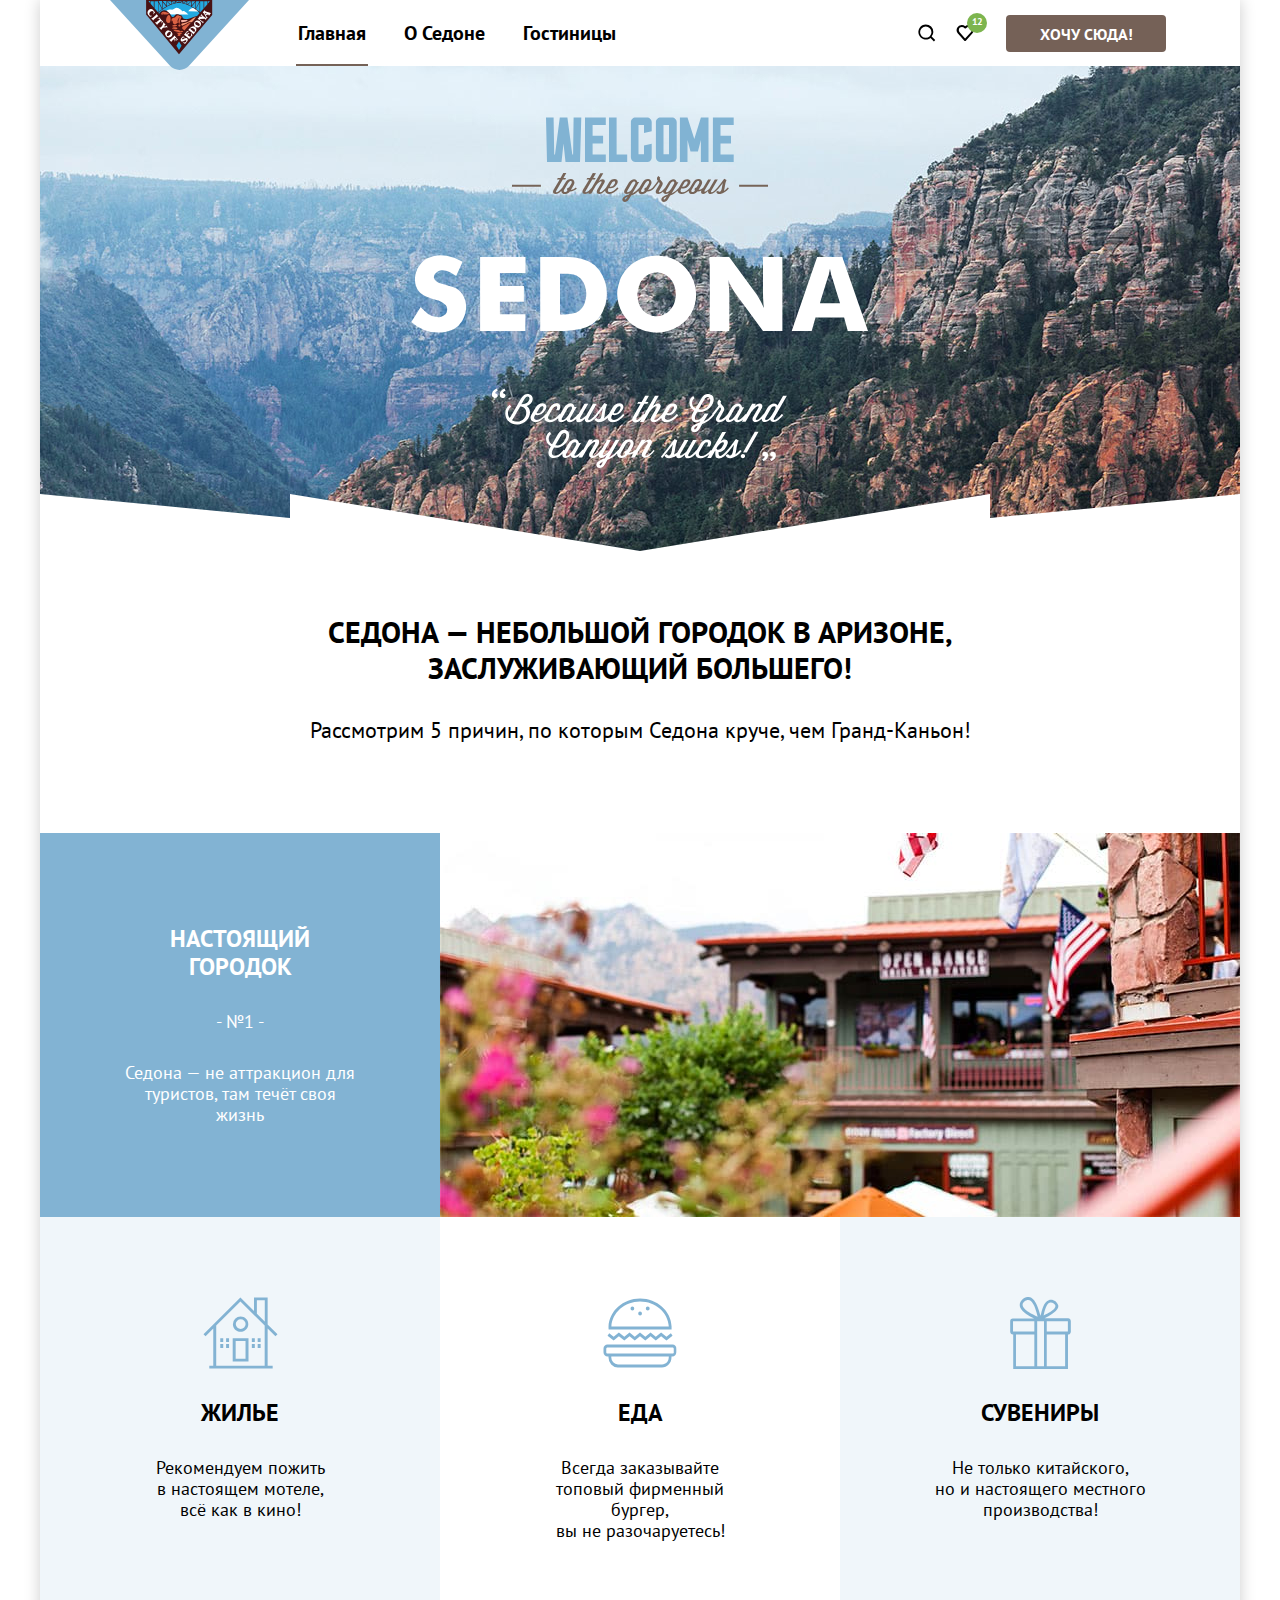
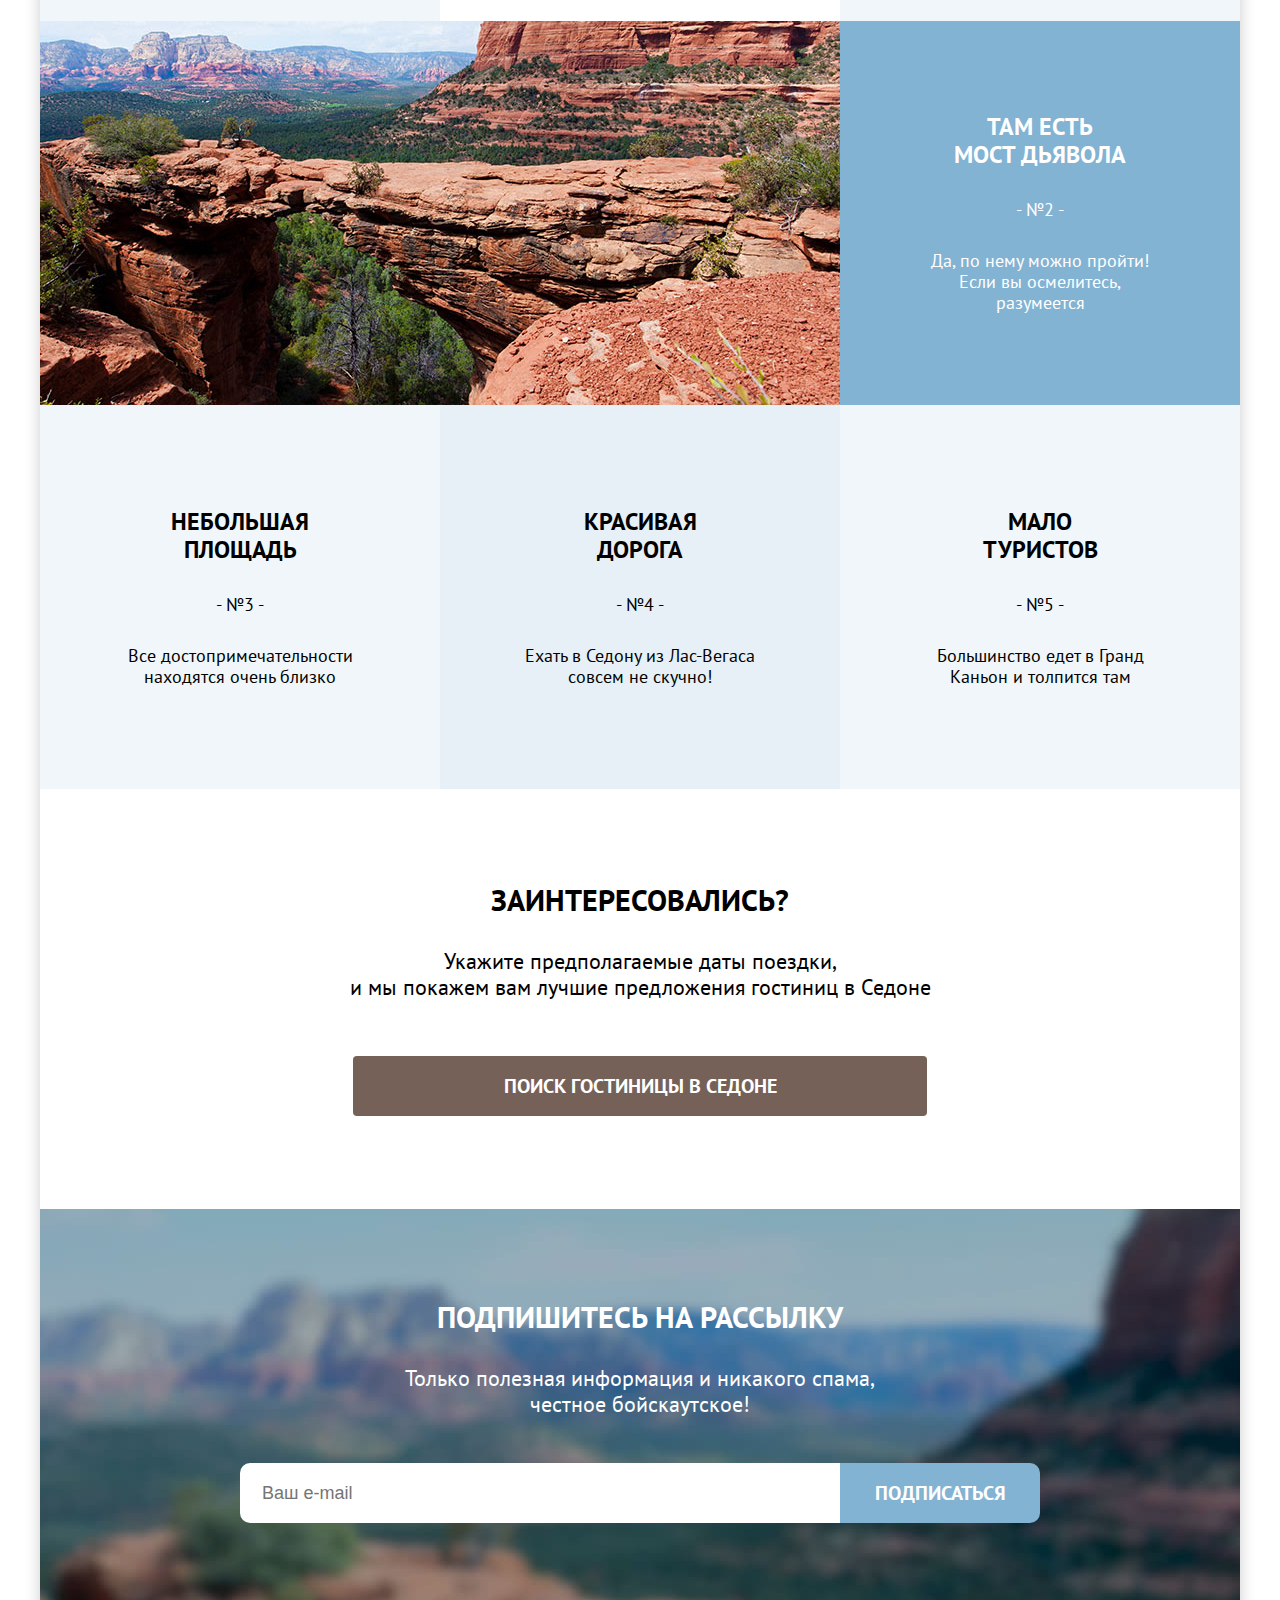
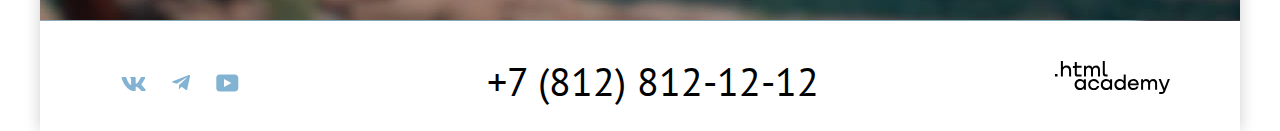
<file: index.html>
<!DOCTYPE html>
<html lang="ru">

<head>
  <meta charset="utf-8">
  <title>HTML Academy: Седона</title>
  <link rel="stylesheet" href="styles/styles.css">
  <link rel="icon" href="favicon.ico">
  <link rel="icon" type="image/png" href="images/favicon.png">
</head>

<body>
  <div class="page-container">
    <header class="page-header">
      <nav class="navigation">
        <a class="navigation-logo" href="index.html">
          <img class="page-header-logo" alt="Логотип гостиницы «Седона»." src="./images/logo.svg" width="139"
            height="70">
        </a>
        <ul class="navigation-list">
          <li class="navigation-item">
            <a class="navigation-link navigation-link-active" href="index.html">Главная</a>
          </li>
          <li class="navigation-item">
            <a class="navigation-link" href="#advantages">О Седоне</a>
          </li>
          <li class="navigation-item">
            <a class="navigation-link" href="catalog.html">Гостиницы</a>
          </li>
        </ul>
        <ul class="navigation-list navigation-user">
          <li class="navigation-item">
            <a class="navigation-link navigation-search" href="#">
              <span class="visually-hidden">Поиск по сайту</span>
            </a>
          </li>
          <li class="navigation-item">
            <a class="navigation-link navigation-favorite" href="#">
              <span class="visually-hidden">Избранное</span>
            </a>
          </li>
          <li class="navigation-item">
            <a class="navigation-link navigation-search-hotel" href="#search">Хочу сюда!
            </a>
          </li>
        </ul>
      </nav>
    </header>
    <main class="main-container">
      <div class="sedona-info">
        <h1 class="main-header visually-hidden">Седона</h1>
        <img class="index-background divider" src="./images/welcome.svg" width="458" height="352"
          alt="Welcome to the gorgeous SEDONA">
      </div>
      <section class="advantages" id="advantages">
        <div class="advantages-main-information">
          <h2 class="advantages-info">Седона — небольшой городок в Аризоне,<br> заслуживающий большего!</h2>
          <p class="advantages-description-info">Рассмотрим 5 причин, по которым Седона круче, чем Гранд-Каньон!</p>
        </div>
        <ol class="advantages-list">
          <li class="advantages-item">
            <div class="advantages-block">
              <div class="advantages-item-block color-white">
                <h3 class="advantages-title">Настоящий городок</h3>
                <p class="advantages-number">- №1 -</p>
                <p class="advantages-description">Седона — не аттракцион для туристов, там течёт своя жизнь</p>
              </div>
              <img src="./images/street-of-sedona.jpg" width="800" height="384" alt="Главная улица города">
            </div>
            <h3 class="visually-hidden">Преимущества города</h3>
            <ul class="advantages-city-list">
              <li class="advantages-item-block advantages-housing background-light-blue">
                <h4 class="advantages-title">Жилье</h4>
                <p class="advantages-description">Рекомендуем пожить<br>в настоящем мотеле, </p>
                <p class="advantages-description">всё как в кино!</p>
              </li>
              <li class="advantages-item-block advantages-food">
                <h4 class="advantages-title">Еда</h4>
                <p class="advantages-description">Всегда заказывайте<br>топовый фирменный бургер,</p>
                <p class="advantages-description">вы не разочаруетесь!
                </p>
              </li>
              <li class="advantages-item-block advantages-present background-light-blue">
                <h4 class="advantages-title">Сувениры</h4>
                <p class="advantages-description">Не только китайского,<br>но и настоящего местного производства!</p>
              </li>
            </ul>
          </li>
          <li class="advantages-item">
            <div class="advantages-block">
              <img src="./images/bridge-of-devil.jpg" width="800" height="384" alt="Каньон 'Мост дьявола'">
              <div class="advantages-item-block color-white">
                <h3 class="advantages-title">Там есть<br>мост дьявола</h3>
                <p class="advantages-number color-white">- №2 -</p>
                <p class="advantages-description color-white">Да, по нему можно пройти!<br>Если вы осмелитесь,
                  разумеется
                </p>
              </div>
            </div>
          </li>
          <li class="advantages-item background-light-blue">
            <div class="advantages-item-block">
              <h3 class="advantages-title">Небольшая площадь</h3>
              <p class="advantages-number">- №3 -</p>
              <p class="advantages-description">Все достопримечательности<br>находятся очень близко</p>
            </div>
          </li>
          <li class="advantages-item background-blue">
            <div class="advantages-item-block">
              <h3 class="advantages-title">Красивая<br>дорога</h3>
              <p class="advantages-number">- №4 -</p>
              <p class="advantages-description">Ехать в Седону из Лас-Вегаса<br>совсем не скучно!</p>
            </div>
          </li>
          <li class="advantages-item background-light-blue">
            <div class="advantages-item-block">
              <h3 class="advantages-title">Мало<br>туристов</h3>
              <p class="advantages-number">- №5 -</p>
              <p class="advantages-description">Большинство едет в Гранд<br>Каньон и толпится там</p>
            </div>
          </li>
        </ol>
      </section>
      <section class="search" id="search">
        <h2 class="search-title">Заинтересовались?</h2>
        <p class="search-description">Укажите предполагаемые даты поездки,<br>и мы покажем вам лучшие предложения
          гостиниц в Седоне</p>
        <button class="button button-search button-brown" type="submit">Поиск гостиницы в Седоне</button>
      </section>
      <section class="newsletter-index">
        <h2 class="newsletter-title">Подпишитесь на рассылку</h2>
        <p class="newsletter-description">Только полезная информация и никакого спама,<br>честное бойскаутское!</p>
        <form class="newsletter-form" action="https://echo.htmlacademy.ru/" method="post">
          <label class="visually-hidden" for="newsletter-email">Адрес электронной почты</label>
          <input class="field" placeholder="Ваш e-mail" type="email" name="newsletter-email" id="newsletter-email"
            required>
          <button class="button newsletter-button button-blue" type="submit">Подписаться</button>
        </form>
      </section>
    </main>
    <footer class="page-footer">
      <div class="page-footer-container">
        <section class="footer-social">
          <h2 class="visually-hidden">Социальные сети</h2>
          <ul class="footer-list">
            <li class="footer-social-item">
              <a class="footer-social-link" href="https://vk.com/htmlacademy">
                <svg class="link-vk" width="25" height="14" role="img" aria-label="vkontakte" viewBox="0 0 25 14"
                  fill="currentcolor" xmlns="http://www.w3.org/2000/svg">
                  <path fill-rule="evenodd" clip-rule="evenodd"
                    d="M24.1 1c.2-.6 0-1-.8-1h-2.6c-.7 0-1 .3-1.1.7 0 0-1.4 3.2-3.3 5.3-.6.6-.9.8-1.2.8-.2 0-.4-.2-.4-.7V.9c0-.6-.2-.9-.8-.9h-4c-.5 0-.8.3-.8.6 0 .6 1 .8 1 2.5V7c0 .8 0 1-.4 1-.9 0-3-3.2-4.3-6.9-.3-.7-.5-1-1.2-1H1.6C.8 0 .6.3.6.7c0 .7 1 4.1 4.2 8.6 2.2 3 5.2 4.7 8 4.7 1.7 0 1.9-.4 1.9-1v-2.3c0-.8.2-.9.7-.9.4 0 1 .2 2.6 1.7 1.8 1.7 2 2.5 3 2.5h2.7c.7 0 1.1-.4 1-1.1-.3-.7-1.2-1.8-2.3-3L20.6 8c-.4-.5-.3-.7 0-1.1 0 0 3.2-4.4 3.5-6Z" />
                </svg>
              </a>
            </li>
            <li class="footer-social-item">
              <a class="footer-social-link" href="https://t.me/htmlacademy">
                <svg class="link-tme" width="18" height="16" role="img" aria-label="telegram" viewBox="0 0 18 16"
                  fill="currentcolor" xmlns="http://www.w3.org/2000/svg">
                  <path
                    d="M16.8.1.8 6.2c-1 .5-1 1-.2 1.4l4.1 1.2 9.5-6c.5-.2.9 0 .5.2l-7.6 7-.3 4.2c.4 0 .6-.2.8-.4l2-2 4.1 3c.8.5 1.3.3 1.5-.6L18 1.4c.3-1.1-.4-1.6-1.1-1.3Z" />
                </svg>
              </a>
            </li>
            <li class="footer-social-item">
              <a class="footer-social-link" href="https://youtube.com/user/htmlacademyru">
                <svg class="link-youtube" width="23" height="18" role="img" aria-label="youtube" viewBox="0 0 23 18"
                  fill="currentcolor" xmlns="http://www.w3.org/2000/svg">
                  <path
                    d="M19 .5H3.4C1.6.5.3 2.1.3 3.9v10c0 2 1.3 3.6 3.2 3.6h15.7c1.6 0 3.1-1.6 3.1-3.4V3.9C22.1 2.1 20.8.5 19 .5ZM8 13V5l7.3 4L8 13Z" />
                </svg>
              </a>
            </li>
          </ul>
        </section>
        <section class="footer-contacts">
          <h2 class="visually-hidden">Контакты</h2>
          <address class="footer-address">
            <a class="footer-phone" href="tel:+78128121212">+7 (812) 812-12-12</a>
          </address>
        </section>
        <section class="footer-developer">
          <h2 class="visually-hidden">Разработчик сайта</h2>
          <a class="footer-link" href="https://htmlacademy.ru/">
            <svg width="115" height="33" role="img" aria-label="HTML-academy" viewBox="0 0 115 33" fill="currentcolor"
              xmlns="http://www.w3.org/2000/svg">
              <path
                d="M0 12.9v2.6h2.5v-2.6H0ZM11.6 4.5c-1.6 0-2.8.7-3.6 1.7h-.1V0h-2v15.5h2v-5.3c0-2.1 1.3-3.6 3.3-3.6 1.8 0 2.9 1.4 2.9 3.2v5.7h2V9.4c.1-3-1.8-4.9-4.5-4.9ZM26.6 4.8h-4.8V1.1h-2v3.8h-1.9v2h1.9v6c0 1.7 1 2.7 2.7 2.7h4.1v-2h-3.7c-.7 0-1.1-.4-1.1-1.1V6.8h4.8v-2ZM41.1 4.6c-1.6 0-2.9.8-3.5 2.1h-.1a3.7 3.7 0 0 0-3.4-2.1c-1.4 0-2.5.8-3.1 1.8h-.1V4.8H29v10.6h2V10c0-2 1-3.5 2.6-3.5 1.5 0 2.4 1 2.4 2.6v6.3h2V9.8c0-2.4 1.4-3.3 2.6-3.3 1.5 0 2.4 1 2.4 2.6v6.3h2V8.9c.1-2.5-1.4-4.3-3.9-4.3ZM47.8 12.7c0 1.7 1 2.7 2.8 2.7h2v-2h-1.7c-.7 0-1.1-.4-1.1-1.1V0h-2v12.7ZM28.9 19.7a4.9 4.9 0 0 0-3.9-1.8c-3.1 0-5.4 2.3-5.4 5.6s2.3 5.6 5.4 5.6c1.8 0 3-.8 3.8-1.9h.1v1.6h2V18.2h-2v1.5Zm-3.6 7.4a3.5 3.5 0 0 1-3.6-3.6c0-2 1.4-3.6 3.6-3.6s3.6 1.6 3.6 3.6c0 1.9-1.4 3.6-3.6 3.6ZM44.2 22c-.5-2.4-2.6-4.1-5.4-4.1a5.4 5.4 0 0 0-5.6 5.6c0 3.1 2.2 5.6 5.6 5.6 2.8 0 4.9-1.8 5.4-4.2h-2.1a3.4 3.4 0 0 1-3.3 2.3 3.5 3.5 0 0 1-3.6-3.6c0-2 1.4-3.6 3.6-3.6 1.6 0 2.8 1 3.3 2.2h2.1V22ZM55.1 19.7a4.9 4.9 0 0 0-3.9-1.8c-3.1 0-5.4 2.3-5.4 5.6s2.3 5.6 5.4 5.6c1.8 0 3-.8 3.8-1.9h.1v1.6h2V18.2h-2v1.5Zm-3.6 7.4a3.5 3.5 0 0 1-3.6-3.6c0-2 1.4-3.6 3.6-3.6s3.6 1.6 3.6 3.6c0 1.9-1.5 3.6-3.6 3.6ZM68.7 19.8a5 5 0 0 0-3.9-1.9c-3.1 0-5.4 2.3-5.4 5.6s2.2 5.6 5.4 5.6c1.7 0 3-.8 3.8-1.8h.1v1.5h2V13.4h-2v6.4Zm-3.6 7.3a3.5 3.5 0 0 1-3.6-3.6c0-2 1.4-3.6 3.6-3.6s3.6 1.6 3.6 3.6c-.1 2-1.5 3.6-3.6 3.6ZM78.3 17.9a5.4 5.4 0 0 0-5.5 5.6c0 3 2.1 5.6 5.5 5.6 2.5 0 4.5-1.3 5.2-3.6h-2.1c-.5 1-1.6 1.6-3 1.6-1.9 0-3.3-1.3-3.4-2.9h8.8c.2-3.6-2-6.3-5.5-6.3Zm0 1.9c1.7 0 3 1 3.3 2.6h-6.5a3.2 3.2 0 0 1 3.2-2.6ZM98.2 17.9a4 4 0 0 0-3.6 2h-.1c-.6-1.2-1.8-2-3.4-2-1.4 0-2.5.7-3.1 1.8v-1.5h-1.9v10.6h2v-5.4c0-2 1-3.4 2.6-3.5 1.5 0 2.4 1 2.4 2.6v6.3h2v-5.6c0-2.4 1.4-3.3 2.6-3.3 1.5 0 2.4 1 2.4 2.6v6.3h2v-6.5c.1-2.6-1.4-4.4-3.9-4.4ZM109.4 27l-3.6-8.9h-2.2l4.8 11.6c-.3.9-.7 1.2-1.7 1.2h-2.5v2h2.5c1.8 0 2.8-.8 3.5-2.6l4.7-12.2h-2.1l-3.4 8.9Z" />
            </svg>
          </a>
        </section>
      </div>
    </footer>
  </div>
  <div class="modal-container modal-container-close">
    <section class="modal-content">
      <button class="button visually-hidden" type="button">
        <span class="visually-hidden">Закрыть</span>
      </button>
      <svg class="modal-close-button" width="13" height="13" viewBox="0 0 13 13" fill="currentcolor"
        xmlns="http://www.w3.org/2000/svg">
        <path d="M13 1.2 11.8 0 6.5 5.3 1.2 0 0 1.2l5.3 5.3L0 11.8 1.2 13l5.3-5.3 5.3 5.3 1.2-1.2-5.3-5.3L13 1.2Z" />
      </svg>

      <h2 class="modal-title">Поиск гостиницы в Седоне</h2>
      <form class="modal-search-form" action="https://echo.htmlacademy.ru/" method="post">
        <p class="modal-group">
          <label class="modal-label-field" for="date-begin">Дата Заезда:</label>
          <input class="modal-form-field" type="text" id="date-begin" name="date-begin" placeholder="dd.mm.yyyy"
            required>
          <span class="back-date-attention">Мы не можем отправить вас в прошлое.</span>
        </p>
        <p class="modal-group">
          <label class="modal-label-field" for="date-end">Дата Выезда:</label>
          <input class="modal-form-field" type="text" id="date-end" name="date-end" placeholder="dd.mm.yyyy" required>
          <span class="extra-information">На эти даты есть свободные номера. Пока есть.</span>
        </p>
        <div class="modal-group group-people">
          <label class="modal-label-field" for="count-adults">Взрослые:</label>
          <div class="button-count-adult">
            <button class="button-minus visually-hidden" type="button">Уменьшить количество
            </button>
            <svg class="img-modal-minus" width="13" height="1" viewBox="0 0 13 1" fill="currentcolor"
              xmlns="http://www.w3.org/2000/svg">
              <path d="M0 0v1h13V0H0Z" />
            </svg>
            <input class="visually-hidden modal-form-input" type="number" value="2" name="count-adults"
              id="count-adults" required>
            <span class="count-adults">2</span>
            <button class="button-plus visually-hidden" type="button">Увеличить количество
            </button>
            <svg class="img-modal-plus" width="13" height="13" viewBox="0 0 13 13" fill="currentcolor"
              xmlns="http://www.w3.org/2000/svg">
              <path d="M13 6H7V0H6v6H0v1h6v6h1V7h6V6Z" />
            </svg>
          </div>
          <span class="form-label-tooltip">
            <label class="modal-label-field" for="count-children">Дети:</label>
            <span class="tooltip">
              <button class="tooltip-toggle" type="button" aria-labelledby="tooltip-label">
                <svg class="tooltip-icon" width="1" height="9" role="img" aria-label="Дополнительная информация"
                  viewBox="0 0 1 9" fill="currentcolor" xmlns="http://www.w3.org/2000/svg">
                  <g clip-path="url(#a)">
                    <path d="M0 9h1V3H0v6ZM1 0H0v1h1V0Z" />
                  </g>
                  <defs>
                    <clipPath id="a">
                      <path d="M0 0h1v9H0z" />
                    </clipPath>
                  </defs>
                </svg>
              </button>
              <span class="tooltip-text" role="tooltip" id="tooltip-label">
                Укажите количество детей, которые будут с вами, возраст которых от 6 до 18 лет. Дети до 6 лет
                размещаются бесплатно.</span>
            </span>
          </span>
          <div class="button-count-children">

            <button class="button-minus visually-hidden" type="button">Уменьшить количество
            </button>
            <svg class="img-modal-minus" width="13" height="1" viewBox="0 0 13 1" fill="currentcolor"
              xmlns="http://www.w3.org/2000/svg">
              <path d="M0 0v1h13V0H0Z" />
            </svg>
            <input class="visually-hidden modal-form-input" id="count-children" type="number" value="1"
              name="count-children">
            <span class="count-children">1</span>
            <button class="button-plus visually-hidden" type="button">Увеличить количество
            </button>
            <svg class="img-modal-plus" width="13" height="13" viewBox="0 0 13 13" fill="currentcolor"
              xmlns="http://www.w3.org/2000/svg">
              <path d="M13 6H7V0H6v6H0v1h6v6h1V7h6V6Z" />
            </svg>
          </div>
        </div>
        <button class="button modal-form-button button-blue" type="submit">Найти</button>
      </form>
    </section>
  </div>
</body>

</html>
</file>
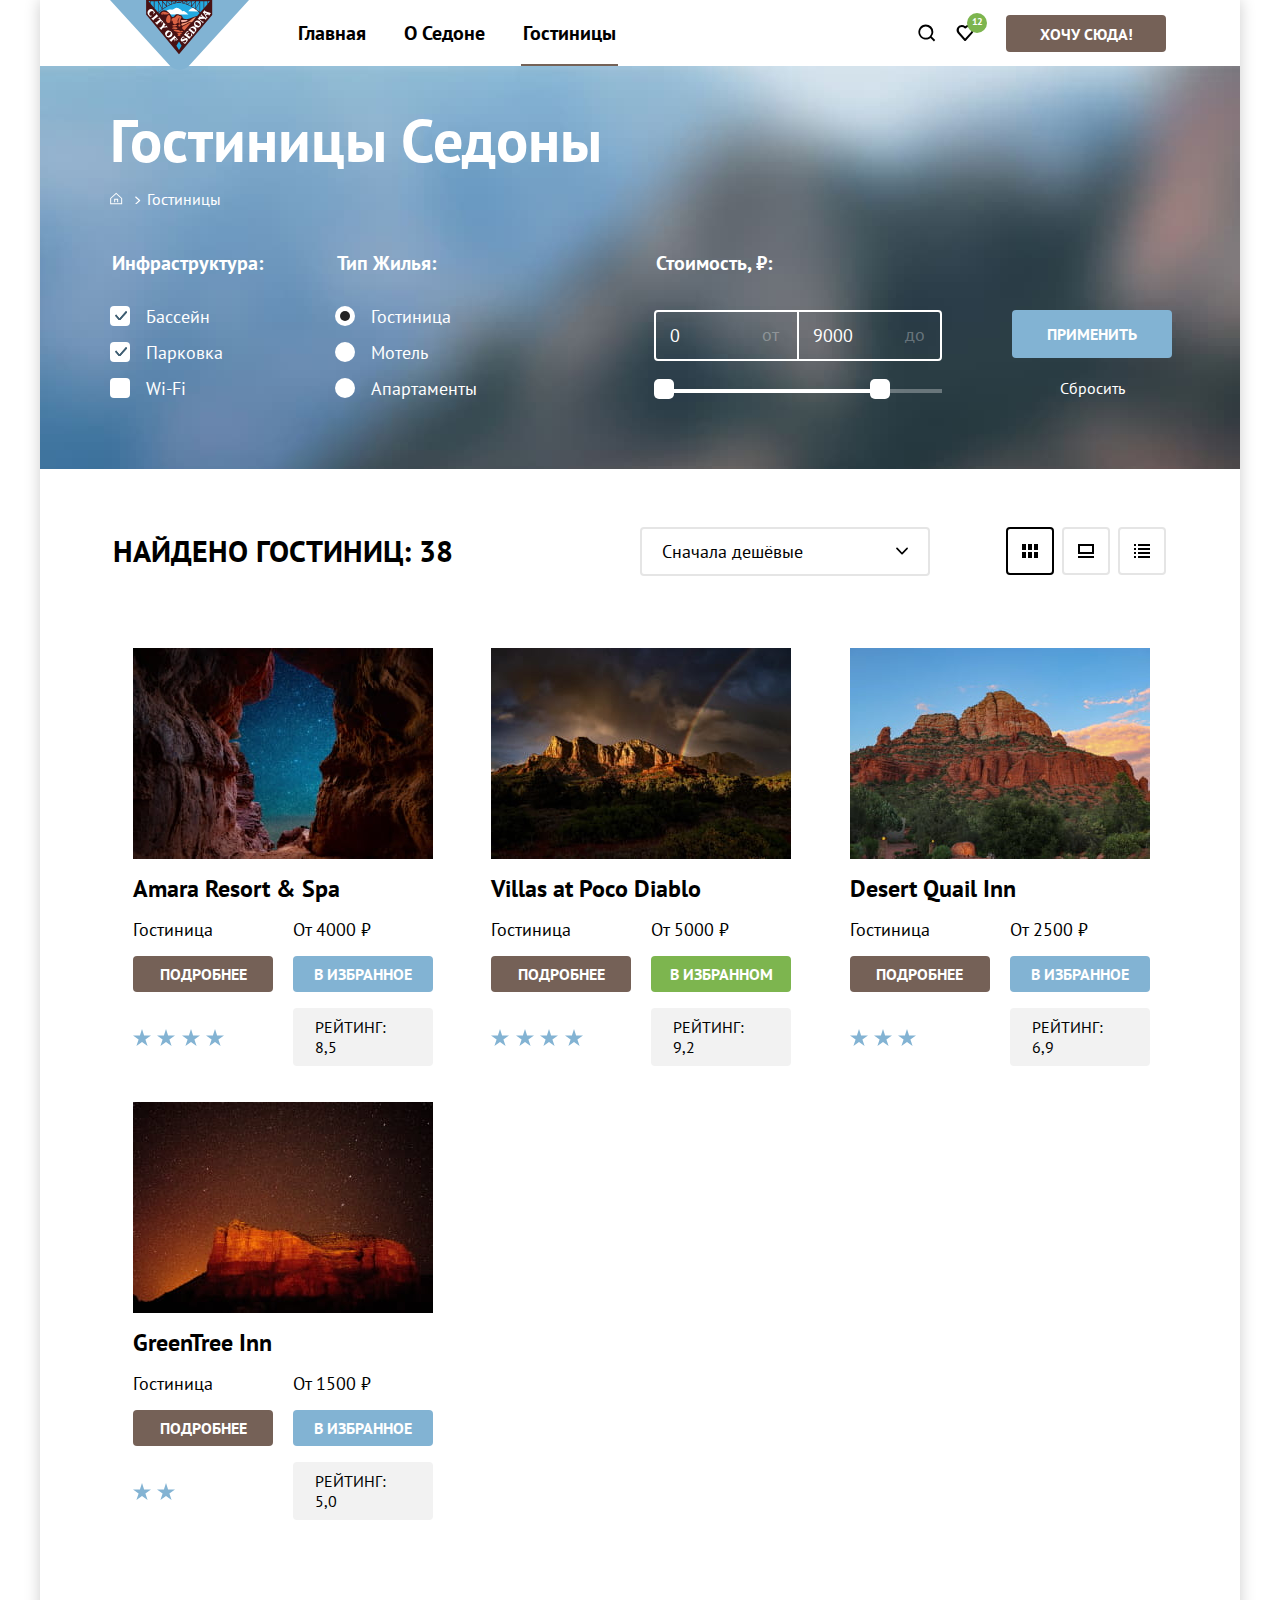
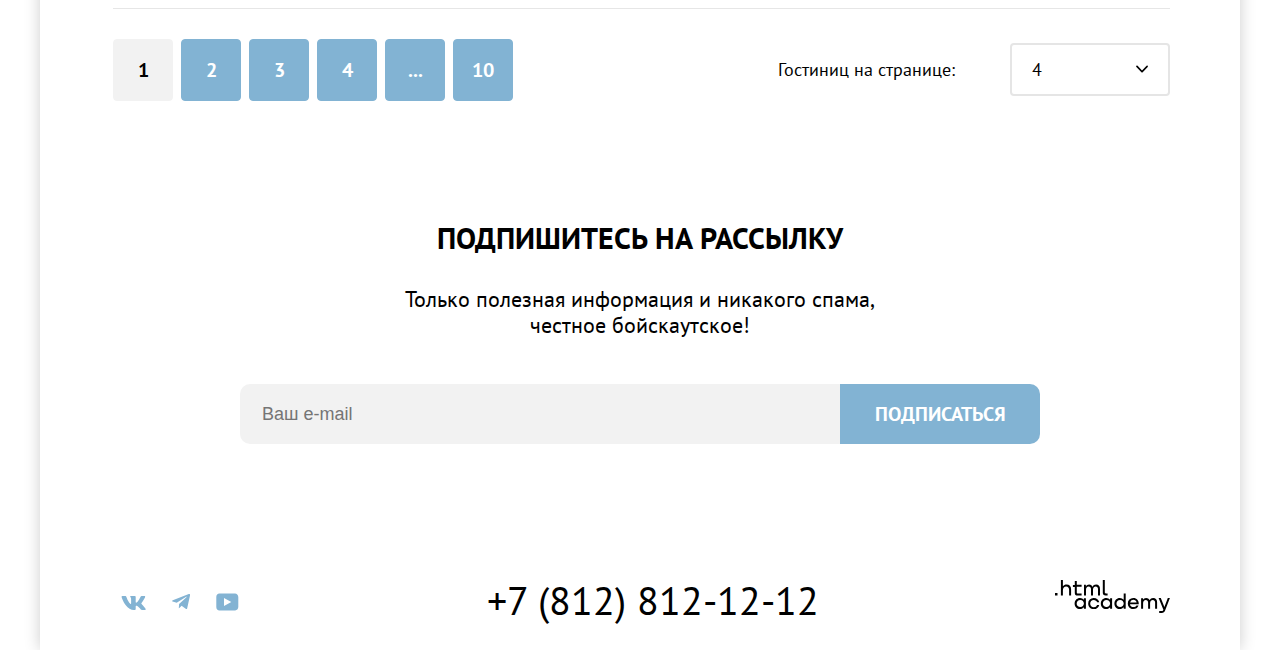
<file: catalog.html>
<!DOCTYPE html>
<html lang="ru">

<head>
  <meta charset="utf-8">
  <title>HTML Academy: Седона</title>
  <link rel="stylesheet" href="styles/styles.css">
  <link rel="icon" href="favicon.ico">
  <link rel="icon" type="image/png" href="images/favicon.png">
</head>

<body>
  <div class="page-container">
    <header class="page-header">
      <nav class="navigation">
        <a class="navigation-logo" href="index.html">
          <img class="page-header-logo" alt="Логотип гостиницы «Седона»." src="./images/logo.svg" width="139"
            height="70">
        </a>
        <ul class="navigation-list">
          <li class="navigation-item">
            <a class="navigation-link" href="index.html">Главная</a>
          </li>
          <li class="navigation-item">
            <a class="navigation-link" href="#advantages">О Седоне</a>
          </li>
          <li class="navigation-item">
            <a class="navigation-link navigation-link-active" href="catalog.html">Гостиницы</a>
          </li>
        </ul>
        <ul class="navigation-list navigation-user">
          <li class="navigation-item">
            <a class="navigation-link navigation-search" href="#">
              <span class="visually-hidden">Поиск по сайту</span>
            </a>
          </li>
          <li class="navigation-item">
            <a class="navigation-link navigation-favorite" href="#">
              <span class="visually-hidden">Избранное</span>
            </a>
          </li>
          <li class="navigation-item">
            <a class="navigation-link navigation-search-hotel" href="#search">Хочу сюда!
            </a>
          </li>
        </ul>
      </nav>
    </header>
    <main class="main-container">
      <header class="inner-header page-main">
        <h1 class="hotels">Гостиницы Седоны</h1>
        <ul class="breadcrumbs">
          <li class="breadcrumbs-item">
            <a class="breadcrumbs-link" href="index.html">
              <svg class="breadcrumbs-link breadcrumbs-link-img" width="13" height="13" role="img"
                aria-label="На главную" viewBox="0 0 13 13" fill="currentcolor" xmlns="http://www.w3.org/2000/svg">
                <path fill-rule="evenodd" clip-rule="evenodd"
                  d="M0.162109 6.1499L6.16211 0.649902L12.1621 6.1499V12.3499H0.162109V6.1499ZM1.16211 6.5499V11.3499H11.1621V6.5499L6.16211 2.0499L1.16211 6.5499ZM5.16211 10.3499H4.16211V6.84985H8.16211V10.3499H7.16211V7.84985H5.16211V10.3499Z" />
              </svg>
            </a>
            <span class="breadcrumbs-arrow"></span>
          </li>
          <li class="breadcrumbs-item">
            <a class="breadcrumbs-link">Гостиницы</a>
          </li>
        </ul>
        <form class="filter" action="https://echo.htmlacademy.ru/" method="get">
          <div class="filter-container">
            <fieldset class="infrastructure">
              <legend class="infrastructure-title">Инфраструктура:</legend>
              <ul class="infrastructure-list">
                <li class="infrastructure-item">
                  <label class="control">
                    <input class="visually-hidden control-input" type="checkbox" name="SwimmingPool" checked>
                    <span class="control-mark"></span>
                    <span class="control-label">Бассейн</span>
                  </label>
                </li>
                <li class="infrastructure-item">
                  <label class="control">
                    <input class="visually-hidden control-input" type="checkbox" name="Parking" checked>
                    <span class="control-mark"></span>
                    <span class="control-label">Парковка</span>
                  </label>
                </li>
                <li class="infrastructure-item">
                  <label class="control">
                    <input class="visually-hidden control-input" type="checkbox" name="Wi-Fi">
                    <span class="control-mark"></span>
                    <span class="control-label">Wi-Fi</span>
                  </label>
                </li>
              </ul>
            </fieldset>
            <fieldset class="type-housing">
              <legend class="type-housing-title">Тип Жилья:</legend>
              <ul class="type-housing-list">
                <li class="type-housing-item">
                  <label class="control">
                    <input class="visually-hidden control-input" type="radio" name="type-housing" value="hotel" checked>
                    <span class="control-mark"></span>
                    <span class="control-label">Гостиница</span>
                  </label>
                </li>
                <li class="type-housing-item">
                  <label class="control">
                    <input class="visually-hidden control-input" type="radio" name="type-housing" value="motel">
                    <span class="control-mark"></span>
                    <span class="control-label">Мотель</span>
                  </label>
                </li>
                <li class="type-housing-item">
                  <label class="control">
                    <input class="visually-hidden control-input" type="radio" name="type-housing" value="apartment">
                    <span class="control-mark"></span>
                    <span class="control-label">Апартаменты</span>
                  </label>
                </li>
              </ul>
            </fieldset>
            <fieldset class="catalog-filter-group">
              <legend class="catalog-filter-title">Стоимость, ₽: </legend>
              <div class="range">
                <div class="range-wrapper-inputs">
                  <label class="catalog-filter-label catalog-label-min">
                    <input class="range-input" type="number" value="0" name="min-price">
                    от
                  </label>
                  <label class="catalog-filter-label catalog-label-max">
                    <input class="range-input" type="number" value="9000" name="max-price">
                    до
                  </label>
                </div>
                <div class="range-scale">
                  <div class="range-bar" style="left: 0; width: 226px">
                    <button type="button" class="button range-toggle toggle-min">
                      <span class="visually-hidden">Изменить минимальную цену.</span>
                    </button>
                    <button type="button" class="button range-toggle toggle-max">
                      <span class="visually-hidden">Изменить максимальную цену.</span>
                    </button>
                  </div>
                </div>
              </div>
            </fieldset>
            <div class="main-buttoms">
              <button class="button button-main button-blue" type="submit">Применить</button>
              <button class="button delay-filter" type="reset">Сбросить</button>
            </div>
          </div>
        </form>
      </header>
      <section class="results-of-search">
        <div class="results-container">
          <h2 class="results-count-hotels">Найдено гостиниц:
            <span class="results-count">38</span>
          </h2>
          <select class="select-control" aria-label="Сортировка">
            <option value="cheap">Сначала дешёвые</option>
            <option value="expensive">Сначала дорогие</option>
            <option value="popular">Сначала популярные</option>
          </select>
          <div class="sorting-item">
            <a class="sorting-link sorting-link-tile sorting-link-current" href="#">
              <span class="visually-hidden">Показать карточки</span>
            </a>
            <a class="sorting-link sorting-link-slideshow" href="#">
              <span class="visually-hidden">Показать слайды</span>
            </a>
            <a class="sorting-link sorting-link-list" href="#">
              <span class="visually-hidden">Показать список</span>
            </a>
          </div>
        </div>
        <ul class="hotel-list">
          <li class="hotel-card">
            <a class="hotel-card-link" href="#">
              <img class="hotel-photo" src="./images/amara-resort-&-spa.jpg" width="300" height="211"
                alt="Amara Resort & Spa">
              <h3 class="hotel-name">Amara Resort & Spa</h3>
            </a>
            <div class="hotel-card-content">
              <dl class="hotel-price-list">
                <dt class="hotel-price-item">Гостиница</dt>
                <dd class="hotel-price-value">От 4000 ₽</dd>
              </dl>
              <a class="button button-description button-brown" href="#">Подробнее</a>
              <button class="button button-favorite button-blue" type="submit">В избранное</button>
              <div class="hotel-stars star4">
                <span class="visually-hidden">4 звезды</span>
              </div>
              <span class="rating">Рейтинг: 8,5</span>
            </div>
          </li>
          <li class="hotel-card">
            <a class="hotel-card-link" href="#">
              <img class="hotel-photo" src="./images/villas-at-poco-diablo.jpg" width="300" height="211"
                alt="Villas at Poco Diablo">
              <h3 class="hotel-name">Villas at Poco Diablo</h3>
            </a>
            <div class="hotel-card-content">
              <dl class="hotel-price-list">
                <dt class="hotel-price-item">Гостиница</dt>
                <dd class="hotel-price-value">От 5000 ₽</dd>
              </dl>
              <a class="button button-description button-brown" href="#">Подробнее</a>
              <button class="button button-favorite button-green" type="submit">В избранном</button>
              <div class="hotel-stars star4">
                <span class="visually-hidden">4 звезды</span>
              </div>
              <span class="rating">Рейтинг: 9,2</span>
            </div>
          </li>
          <li class="hotel-card">
            <a class="hotel-card-link" href="#">
              <img class="hotel-photo" src="./images/desert-quail-inn.jpg" width="300" height="211"
                alt="Desert Quail Inn">
              <h3 class="hotel-name">Desert Quail Inn</h3>
            </a>
            <div class="hotel-card-content">
              <dl class="hotel-price-list">
                <dt class="hotel-price-item">Гостиница</dt>
                <dd class="hotel-price-value">От 2500 ₽</dd>
              </dl>
              <a class="button button-description button-brown" href="#">Подробнее</a>
              <button class="button button-favorite button-blue" type="submit">В избранноe</button>
              <div class="hotel-stars star3">
                <span class="visually-hidden">3 звезды</span>
              </div>
              <span class="rating">Рейтинг: 6,9</span>
            </div>
          </li>
          <li class="hotel-card">
            <a class="hotel-card-link" href="#">
              <img class="hotel-photo" src="./images/green-tree-inn.jpg" width="300" height="211" alt="GreenTree Inn">
              <h3 class="hotel-name">GreenTree Inn</h3>
            </a>
            <div class="hotel-card-content">
              <dl class="hotel-price-list">
                <dt class="hotel-price-item">Гостиница</dt>
                <dd class="hotel-price-value">От 1500 ₽</dd>
              </dl>
              <a class="button button-description button-brown" href="#">Подробнее</a>
              <button class="button button-favorite button-blue" type="submit">В избранноe</button>
              <div class="hotel-stars star2">
                <span class="visually-hidden">2 звезды</span>
              </div>
              <span class="rating">Рейтинг: 5,0</span>
            </div>
          </li>
        </ul>
        <div class="pagination-container">
          <ul class="pagination">
            <li class="pagination-item">
              <a class="pagination-link pagination-current">1</a>
            </li>
            <li class="pagination-item">
              <a class="pagination-link" href="#">2</a>
            </li>
            <li class="pagination-item">
              <a class="pagination-link" href="#">3</a>
            </li>
            <li class="pagination-item">
              <a class="pagination-link" href="#">4</a>
            </li>
            <li class="pagination-item">
              <a class="pagination-link" href="#">...</a>
            </li>
            <li class="pagination-item">
              <a class="pagination-link" href="#">10</a>
            </li>
          </ul>
          <div class="select-count-block">
            <label class="select-count-item">Гостиниц на странице:
              <select class="select-count" aria-label="Количество гостиниц на странице">
                <option class="select-count-on-page" value="4">4</option>
              </select>
            </label>
          </div>
        </div>
      </section>
      <section class="newsletter">
        <h2 class="newsletter-title">Подпишитесь на рассылку</h2>
        <p class="newsletter-description">Только полезная информация и никакого спама,<br> честное бойскаутское!</p>
        <form class="newsletter-form" action="https://echo.htmlacademy.ru/" method="post">
          <label class="visually-hidden" for="newsletter-email">Адрес электронной почты</label>
          <input class="field" placeholder="Ваш e-mail" type="email" name="newsletter-email" id="newsletter-email"
            required>
          <button class="button newsletter-button button-blue" type="submit">Подписаться</button>
        </form>
      </section>
    </main>
    <footer class="page-footer">
      <div class="page-footer-container">
        <section class="footer-social">
          <h2 class="visually-hidden">Социальные сети</h2>
          <ul class="footer-list">
            <li class="footer-social-item">
              <a class="footer-social-link" href="https://vk.com/htmlacademy">
                <svg class="link-vk" width="25" height="14" role="img" aria-label="vkontakte" viewBox="0 0 25 14"
                  fill="currentcolor" xmlns="http://www.w3.org/2000/svg">
                  <path fill-rule="evenodd" clip-rule="evenodd"
                    d="M24.1 1c.2-.6 0-1-.8-1h-2.6c-.7 0-1 .3-1.1.7 0 0-1.4 3.2-3.3 5.3-.6.6-.9.8-1.2.8-.2 0-.4-.2-.4-.7V.9c0-.6-.2-.9-.8-.9h-4c-.5 0-.8.3-.8.6 0 .6 1 .8 1 2.5V7c0 .8 0 1-.4 1-.9 0-3-3.2-4.3-6.9-.3-.7-.5-1-1.2-1H1.6C.8 0 .6.3.6.7c0 .7 1 4.1 4.2 8.6 2.2 3 5.2 4.7 8 4.7 1.7 0 1.9-.4 1.9-1v-2.3c0-.8.2-.9.7-.9.4 0 1 .2 2.6 1.7 1.8 1.7 2 2.5 3 2.5h2.7c.7 0 1.1-.4 1-1.1-.3-.7-1.2-1.8-2.3-3L20.6 8c-.4-.5-.3-.7 0-1.1 0 0 3.2-4.4 3.5-6Z" />
                </svg>
              </a>
            </li>
            <li class="footer-social-item">
              <a class="footer-social-link" href="https://t.me/htmlacademy">
                <svg class="link-tme" width="18" height="16" role="img" aria-label="telegram" viewBox="0 0 18 16"
                  fill="currentcolor" xmlns="http://www.w3.org/2000/svg">
                  <path
                    d="M16.8.1.8 6.2c-1 .5-1 1-.2 1.4l4.1 1.2 9.5-6c.5-.2.9 0 .5.2l-7.6 7-.3 4.2c.4 0 .6-.2.8-.4l2-2 4.1 3c.8.5 1.3.3 1.5-.6L18 1.4c.3-1.1-.4-1.6-1.1-1.3Z" />
                </svg>
              </a>
            </li>
            <li class="footer-social-item">
              <a class="footer-social-link" href="https://youtube.com/user/htmlacademyru">
                <svg class="link-youtube" width="23" height="18" role="img" aria-label="youtube" viewBox="0 0 23 18"
                  fill="currentcolor" xmlns="http://www.w3.org/2000/svg">
                  <path
                    d="M19 .5H3.4C1.6.5.3 2.1.3 3.9v10c0 2 1.3 3.6 3.2 3.6h15.7c1.6 0 3.1-1.6 3.1-3.4V3.9C22.1 2.1 20.8.5 19 .5ZM8 13V5l7.3 4L8 13Z" />
                </svg>
              </a>
            </li>
          </ul>
        </section>
        <section class="footer-contacts">
          <h2 class="visually-hidden">Контакты</h2>
          <address class="footer-address">
            <a class="footer-phone" href="tel:+78128121212">+7 (812) 812-12-12</a>
          </address>
        </section>
        <section class="footer-developer">
          <h2 class="visually-hidden">Разработчик сайта</h2>
          <a class="footer-link" href="https://htmlacademy.ru/">
            <svg width="115" height="33" role="img" aria-label="HTML-academy" viewBox="0 0 115 33" fill="currentcolor"
              xmlns="http://www.w3.org/2000/svg">
              <path
                d="M0 12.9v2.6h2.5v-2.6H0ZM11.6 4.5c-1.6 0-2.8.7-3.6 1.7h-.1V0h-2v15.5h2v-5.3c0-2.1 1.3-3.6 3.3-3.6 1.8 0 2.9 1.4 2.9 3.2v5.7h2V9.4c.1-3-1.8-4.9-4.5-4.9ZM26.6 4.8h-4.8V1.1h-2v3.8h-1.9v2h1.9v6c0 1.7 1 2.7 2.7 2.7h4.1v-2h-3.7c-.7 0-1.1-.4-1.1-1.1V6.8h4.8v-2ZM41.1 4.6c-1.6 0-2.9.8-3.5 2.1h-.1a3.7 3.7 0 0 0-3.4-2.1c-1.4 0-2.5.8-3.1 1.8h-.1V4.8H29v10.6h2V10c0-2 1-3.5 2.6-3.5 1.5 0 2.4 1 2.4 2.6v6.3h2V9.8c0-2.4 1.4-3.3 2.6-3.3 1.5 0 2.4 1 2.4 2.6v6.3h2V8.9c.1-2.5-1.4-4.3-3.9-4.3ZM47.8 12.7c0 1.7 1 2.7 2.8 2.7h2v-2h-1.7c-.7 0-1.1-.4-1.1-1.1V0h-2v12.7ZM28.9 19.7a4.9 4.9 0 0 0-3.9-1.8c-3.1 0-5.4 2.3-5.4 5.6s2.3 5.6 5.4 5.6c1.8 0 3-.8 3.8-1.9h.1v1.6h2V18.2h-2v1.5Zm-3.6 7.4a3.5 3.5 0 0 1-3.6-3.6c0-2 1.4-3.6 3.6-3.6s3.6 1.6 3.6 3.6c0 1.9-1.4 3.6-3.6 3.6ZM44.2 22c-.5-2.4-2.6-4.1-5.4-4.1a5.4 5.4 0 0 0-5.6 5.6c0 3.1 2.2 5.6 5.6 5.6 2.8 0 4.9-1.8 5.4-4.2h-2.1a3.4 3.4 0 0 1-3.3 2.3 3.5 3.5 0 0 1-3.6-3.6c0-2 1.4-3.6 3.6-3.6 1.6 0 2.8 1 3.3 2.2h2.1V22ZM55.1 19.7a4.9 4.9 0 0 0-3.9-1.8c-3.1 0-5.4 2.3-5.4 5.6s2.3 5.6 5.4 5.6c1.8 0 3-.8 3.8-1.9h.1v1.6h2V18.2h-2v1.5Zm-3.6 7.4a3.5 3.5 0 0 1-3.6-3.6c0-2 1.4-3.6 3.6-3.6s3.6 1.6 3.6 3.6c0 1.9-1.5 3.6-3.6 3.6ZM68.7 19.8a5 5 0 0 0-3.9-1.9c-3.1 0-5.4 2.3-5.4 5.6s2.2 5.6 5.4 5.6c1.7 0 3-.8 3.8-1.8h.1v1.5h2V13.4h-2v6.4Zm-3.6 7.3a3.5 3.5 0 0 1-3.6-3.6c0-2 1.4-3.6 3.6-3.6s3.6 1.6 3.6 3.6c-.1 2-1.5 3.6-3.6 3.6ZM78.3 17.9a5.4 5.4 0 0 0-5.5 5.6c0 3 2.1 5.6 5.5 5.6 2.5 0 4.5-1.3 5.2-3.6h-2.1c-.5 1-1.6 1.6-3 1.6-1.9 0-3.3-1.3-3.4-2.9h8.8c.2-3.6-2-6.3-5.5-6.3Zm0 1.9c1.7 0 3 1 3.3 2.6h-6.5a3.2 3.2 0 0 1 3.2-2.6ZM98.2 17.9a4 4 0 0 0-3.6 2h-.1c-.6-1.2-1.8-2-3.4-2-1.4 0-2.5.7-3.1 1.8v-1.5h-1.9v10.6h2v-5.4c0-2 1-3.4 2.6-3.5 1.5 0 2.4 1 2.4 2.6v6.3h2v-5.6c0-2.4 1.4-3.3 2.6-3.3 1.5 0 2.4 1 2.4 2.6v6.3h2v-6.5c.1-2.6-1.4-4.4-3.9-4.4ZM109.4 27l-3.6-8.9h-2.2l4.8 11.6c-.3.9-.7 1.2-1.7 1.2h-2.5v2h2.5c1.8 0 2.8-.8 3.5-2.6l4.7-12.2h-2.1l-3.4 8.9Z" />
            </svg>
          </a>
        </section>
      </div>
    </footer>
  </div>
</body>

</html>
</file>
<file: styles/styles.css>
@font-face {
  font-family: "PT Sans";
  src: url("../fonts/ptsans-400.woff2") format("woff2");
  font-weight: 400;
  font-style: normal;
  font-display: swap;
}

@font-face {
  font-family: "PT Sans";
  src: url("../fonts/ptsans-700.woff2") format("woff2");
  font-weight: 700;
  font-style: normal;
  font-display: swap;
}

/* selector for teg */

html {
  height: 100%;
}

body {
  font-family: "PT Sans", sans-serif;
  font-size: 18px;
  font-weight: 400;
  line-height: 21px;
  color: #000000;
  text-decoration: none;
  min-height: 100%;
  display: flex;
  margin: 0;
}

.button {
  font-family: "PT Sans", sans-serif;
  font-size: 16px;
  font-weight: 700;
  line-height: 20px;
  color: #ffffff;
  text-transform: uppercase;
  border-radius: 4px;
  border: none;
  padding: 9px 15px 8px;
  cursor: pointer;
  text-decoration: none;
}

.main-header {
  font-weight: 700;
  font-size: 60px;
  line-height: 78px;
  margin: 0;
}

.main-container {
  flex-grow: 1;
}

.page-container {
  display: flex;
  flex-direction: column;
  text-align: center;
  width: 1200px;
  margin: 0 auto;
  background: #FFFFFF;
  box-shadow: 0px 0px 15px rgba(0, 0, 0, 0.2);
}

.page-main {
  color: #ffffff;
  text-align: left;
  background-color: #82B3D3;
  background-repeat: no-repeat;
  background-image: url(../images/catalog-background.jpg);
  padding: 35px 70px 55px;
}

.sedona-info {
  background-image: url(../images/index-background.jpg);
  background-color: #82B3D3;
  width: 1200px;
  height: 485px;
  margin-bottom: 63px;
}

.divider {
  background-image: url(../images/divider.svg);
  background-repeat: no-repeat;
  background-position: bottom;
}

.index-background {
  margin: 0;
  padding: 51px 371px 82px;
}

.advantages-description-info {
  font-size: 22px;
  font-weight: 400;
  line-height: 26px;
}

.search-description {
  font-size: 22px;
  font-weight: 400;
  line-height: 26px;
  margin-bottom: 56px;
}

.newsletter-description {
  font-size: 22px;
  font-weight: 400;
  line-height: 26px;
  margin-bottom: 46px;
}

.visually-hidden {
  position: absolute;
  width: 1px;
  height: 1px;
  margin: -1px;
  padding: 0;
  border: 0;
  clip: rect(0 0 0 0);
  overflow: hidden;
}

.advantages-list {
  display: flex;
  flex-wrap: wrap;
  margin: 0;
  padding: 0;
  list-style-type: none;
}

.advantages-block .advantages-item-block {
  padding: 92px 85px;
}

.advantages-city-list .advantages-item-block {
  padding: 80px 85px;
}

.advantages-item-block {
  width: 400px;
  padding: 103px 85px 102px;
  box-sizing: border-box;
}

.advantages-number {
  margin: 0;
  margin-bottom: 30px;
}

.advantages-block {
  display: flex;
  /* width: 1200px; */
}

.advantages-title {
  font-size: 24px;
  font-weight: 700;
  line-height: 28px;
  text-transform: uppercase;
  margin-top: 0;
  margin-bottom: 30px;
}

.advantages-item-block.advantages-food::before {
  width: 75px;
  height: 72px;
  content: "";
  display: block;
  margin: 0 auto;
  margin-bottom: 30px;
  background-image: url("../images/food.svg");
  background-repeat: no-repeat;
  background-size: 74px 70px;
  background-position: center;
}

.advantages-item-block.advantages-housing::before {
  width: 75px;
  height: 72px;
  content: "";
  display: block;
  margin: 0 auto;
  margin-bottom: 30px;
  background-image: url("../images/housing.svg");
  background-repeat: no-repeat;
  background-size: 75px 72px;
  background-position: center;
}

.advantages-item-block.advantages-present::before {
  width: 75px;
  height: 72px;
  content: "";
  display: block;
  margin: 0 auto;
  margin-bottom: 30px;
  background-image: url("../images/present.svg");
  background-repeat: no-repeat;
  background-size: 75px 72px;
  background-position: center;
}

.advantages-description {
  margin: 0;
}

.advantages-city-list {
  display: flex;
  flex-wrap: wrap;
  margin: 0;
  padding: 0;
  list-style-type: none;
}

.advantages-info {
  font-size: 30px;
  font-weight: 700;
  line-height: 36px;
  text-transform: uppercase;
  margin: 0;
  margin-bottom: 31px;
}

.advantages-main-information {
  margin-bottom: 90px;
  padding: 0;
}

/* header */

.navigation {
  display: flex;
  margin: 0 auto;
  position: relative;
}

.navigation-logo {
  text-decoration: none;
  cursor: pointer;
  position: absolute;
  width: 130px;
  margin-left: 70px;
}

.navigation-list {
  width: 390px;
  display: flex;
  flex-wrap: wrap;
  margin: 0;
  padding: 0;
  margin-left: 239px;
  list-style-type: none;
}

.navigation-link {
  text-decoration: none;
  cursor: pointer;
  font-size: 20px;
  font-weight: 700;
  line-height: 26px;
  color: #000000;
  display: block;
  position: relative;
  padding: 20px 19px;
}

.navigation-link-active::after {
  position: absolute;
  right: 17px;
  bottom: 0px;
  left: 17px;
  height: 2px;
  background-color: #756257;
  content: "";
}

.navigation-user {
  align-items: center;
  margin-left: auto;
  margin-right: 70px;
  max-width: 260px;
}

.navigation-search-hotel {
  font-size: 16px;
  font-weight: 700;
  line-height: 20px;
  color: #ffffff;
  text-transform: uppercase;
  border-radius: 4px;
  box-sizing: border-box;
  padding: 9px 15px 8px;
  background-color: #756157;
  cursor: pointer;
  width: 160px;
  margin-left: 20px;
}

.navigation-search {
  background-image: url("../images/search.svg");
  background-repeat: no-repeat;
  background-size: 18px 18px;
  background-position: center right 12px;
}

.navigation-favorite {
  background-image: url("../images/favorite.svg");
  background-repeat: no-repeat;
  background-size: 18px 18px;
  background-position: center right 12px;
}

.navigation-favorite::before {
  color: #ffffff;
  font-size: 10px;
  line-height: 18px;
  border-radius: 10px;
  letter-spacing: -0.1em;
  position: absolute;
  width: 20px;
  height: 20px;
  top: 0;
  background-color: #7DB54F;
  content: "12";
}

.filter-container {
  display: flex;
  width: 1060px;
  margin: 0;
  padding: 0;
}

.sorting-container {
  display: flex;
  flex-wrap: wrap;
  justify-content: space-between;
  margin: 0;
  padding: 0;
}

.page-footer-container {
  display: flex;
  width: 1060px;
  margin: 0 auto;
  padding: 40px 70px 30px;
}

.color-white {
  color: #ffffff;
  background-color: #82B3D3;
}

.background-blue {
  background-color: rgba(131, 179, 211, 0.2);
}

.background-light-blue {
  background-color: rgba(131, 179, 211, 0.12);
}

.button-blue {
  background-color: #82B3D3;
}

.button-green {
  background-color: #7DB54F;
}

.button-brown {
  background-color: #756157;
}

.button-blue:hover,
.button-blue:focus {
  background-color: #68A2CA;
  outline: none;
}

.button-green:hover,
.button-green:focus {
  background-color: #6C9E42;
  outline: none;
}

.button-brown:hover,
.button-brown:focus,
.navigation-search-hotel:hover,
.navigation-search-hotel:focus {
  background-color: #615048;
  outline: none;
}

.button-brown:active,
.button-blue:active,
.button-green:active,
.navigation-search-hotel:active {
  color: rgba(255, 255, 255, 0.3);
}

.button-brown:disabled,
.button-blue:disabled,
.button-green:disabled,
.navigation-search-hotel:active {
  color: rgba(255, 255, 255, 0.3);
}

.select-count-block {
  display: flex;
  justify-content: space-between;
  margin-left: auto;
}

.select-count {
  width: 160px;
  font: inherit;
  border: 2px solid #E5E5E5;
  background-color: #ffffff;
  border-radius: 4px;
  cursor: pointer;
  background-image: url("../images/arrow-select.svg");
  background-repeat: no-repeat;
  background-position: right 20px center;
  appearance: none;
  padding: 14px 98px 14px 20px;
  margin-left: 50px;
  outline: none;
}

.select-control {
  font: inherit;
  border: 2px solid #E5E5E5;
  border-radius: 4px;
  background-image: url("../images/arrow-select.svg");
  background-repeat: no-repeat;
  background-position: right 20px center;
  background-color: #ffffff;
  appearance: none;
  cursor: pointer;
  padding: 12px 97px 12px 20px;
  width: 290px;
  outline: none;
}

.select-control:hover,
.select-control:focus,
.select-count:hover,
.select-count:focus {
  border: 2px solid #68A2CA;
}

.select-control:active,
.select-count:active {
  border: 2px solid #3F5E72
}

.select-control:disabled,
.select-count:disabled {
  border: 2px solid rgba(0, 0, 0, 0.3);
  color: rgba(0, 0, 0, 0.3);
}

.sorting-item {
  display: flex;
  flex-wrap: wrap;
  justify-content: flex-end;
  margin: 0;
  padding: 0;
}

.sorting-link {
  width: 48px;
  height: 48px;
  border: 2px solid #E5E5E5;
  border-radius: 4px;
  margin: 1px 4px 1px 4px;
  box-sizing: border-box;
  outline: none;
  background-repeat: no-repeat;
  background-size: 16px 14px;
  background-position: center;
}

.sorting-link-tile {
  background-image: url("../images/tile.svg");
}

.sorting-link-slideshow {
  background-image: url("../images/slideshow.svg");
}

.sorting-link-list {
  background-image: url("../images/list.svg");
}

.sorting-link-current {
  border: 2px solid #000000;
}

.sorting-link:hover {
  border: 2px solid #000000;
}

.sorting-link:focus {
  border: 2px solid #68A2CA;
}

.sorting-link:active {
  border: 2px solid #000000;
}

.button-main {
  width: 160px;
  margin-top: 60px;
  margin-bottom: 20px;
  padding: 14px 15px;
}

/* Range */
.catalog-filter-group {
  padding: 0;
  border: none;
  margin-right: 70px;
}

.catalog-filter-title {
  font-weight: 700;
  font-size: 20px;
  line-height: 26px;
  margin-bottom: 34px;
}

.range-wrapper-inputs {
  display: flex;
  margin-bottom: 28px;
  width: 288px;
}

.catalog-filter-label {
  display: flex;
  margin: 0;
  width: 144px;
  color: rgba(255, 255, 255, 0.3);
  padding: 12px 12px;
  cursor: pointer;
  border: 2px solid #FFFFFF;
  border-radius: 4px 0px 0px 4px;
}

.catalog-label-min {
  border: 2px solid #FFFFFF;
  border-right: 1px solid #FFFFFF;
  border-radius: 4px 0px 0px 4px;
}

.catalog-label-max {
  border: 2px solid #FFFFFF;
  border-left: 1px solid #FFFFFF;
  border-radius: 0px 4px 4px 0px;
}

.catalog-filter-label:hover {
  border: 2px solid rgba(255, 255, 255, 0.6);
}

.catalog-filter-label:focus-within {
  outline: 4px double #81B3D2;
  box-shadow: 0px 0px 0px 3px #FFFFFF;
}

.catalog-filter-label:active {
  background-color: #756257;
  border: 2px solid #FFFFFF;
  box-shadow: none;
}

.range-input {
  border: none;
  background-color: transparent;
  font: inherit;
  appearance: textfield;
  color: #ffffff;
  width: 90px;
  outline: none;
  cursor: pointer;
}

.range-input::-webkit-outer-spin-button,
.range-input::-webkit-inner-spin-button {
  appearance: none;
  margin: 0;
}

.range-scale {
  width: 288px;
  position: relative;
  height: 4px;
  padding: 0;
  background-color: rgba(255, 255, 255, 0.3);
}

.range-bar {
  position: absolute;
  height: 4px;
  background-color: #ffffff;
}

.range-toggle {
  position: absolute;
  width: 20px;
  height: 20px;
  background: #ffffff;
  border-radius: 5px;
  cursor: pointer;
  padding: 0;
}

.toggle-min {
  top: -10px;
  left: 0px;
}

.toggle-max {
  top: -10px;
  right: -10px;
}

.range-toggle:hover {
  box-shadow: 0px 4px 10px rgba(0, 0, 0, 0.25);
}

.range-toggle:active {
  outline: 2px solid #83B3D3;
  box-shadow: 0px 7px 15px rgba(0, 0, 0, 0.4);
}

.range-toggle:focus {
  outline: 3px solid #83B3D3;
  box-shadow: 0px 4px 10px rgba(0, 0, 0, 0.25);
}

/*footer */

.footer-list {
  display: flex;
  flex-wrap: wrap;
  width: 150px;
  list-style-type: none;
  padding: 0;
  margin: 0;
  margin-right: 226.5px;
}

.footer-developer {
  margin-left: auto;
  max-width: 340px;
}

.footer-link {
  display: block;
  width: 115px;
  height: 33px;
  cursor: pointer;
  color: #000000;
  outline: none;
}

.footer-phone {
  text-decoration: none;
  font-style: normal;
  cursor: pointer;
  font-weight: 400;
  font-size: 40px;
  line-height: 40px;
  color: #000000;
  outline: none;
}

.footer-phone:hover,
.footer-link:hover,
.footer-phone:focus,
.footer-link:focus {
  color: #756157;
}

.footer-phone:active,
.footer-link:active {
  color: rgba(117, 97, 87, 0.3);
}

.footer-social-item {
  width: 47px;
  height: 40px;
}

.footer-social-link {
  cursor: pointer;
  display: block;
  padding-top: 13px;
  color: #83B3D3;
  background-repeat: no-repeat;
  background-position: center;
  outline: none;
}

.footer-social-link:hover,
.footer-social-link:focus {
  color: #68A2CA;
}

.footer-social-link:active {
  color: rgba(104, 162, 202, 0.3);
}

.infrastructure {
  width: 152px;
  margin: 0;
  margin-right: 70px;
  border: none;
  padding: 0;
}

.infrastructure-list {
  list-style-type: none;
  padding: 0;
  margin: 0;
}

.control {
  position: relative;
  display: block;
  padding-left: 36px;
  padding-bottom: 15px;
  cursor: pointer;
}

.control-mark {
  position: absolute;
  left: 0;
  width: 20px;
  height: 20px;
  background: #ffffff;
  border-radius: 4px;
  border-color: rgba(255, 255, 255, 0);
}

.control-input[type="checkbox"]:hover+.control-mark,
.control-input[type="radio"]:hover+.control-mark {
  background: rgba(255, 255, 255, 0.6);
}

.control-input[type="checkbox"]:focus+.control-mark {
  background: rgba(255, 255, 255, 0.6);
  outline: 3px solid #83B3D3;
}

.control-input[type="checkbox"]:active+.control-mark {
  background: rgba(255, 255, 255, 0.3);
}

.control-input[type="checkbox"]:checked+.control-mark::before,
.control-input[type="checkbox"]:checked+.control-mark::after {
  position: absolute;
  top: 5px;
  left: 5px;
  width: 12px;
  height: 9px;
  background-image: url(../images/checkbox.svg);
  content: "";
}

.type-housing-list {
  list-style-type: none;
  padding: 0;
  margin: 0;
}

.type-housing {
  width: 146px;
  margin: 0;
  margin-right: 175px;
  border: none;
  padding: 0;
}

.control-input[type="radio"]+.control-mark {
  border-radius: 50%;
}

.control-input[type="radio"]:focus+.control-mark {
  background: rgba(255, 255, 255, 0.6);
  outline: 3px solid #83B3D3;
}

.control-input[type="radio"]:checked+.control-mark::before {
  position: absolute;
  top: 5px;
  left: 5px;
  width: 10px;
  height: 10px;
  background-color: #242424;
  border-radius: 50%;
  content: "";
}

.pagination-container {
  display: flex;
  align-items: center;
  padding-top: 28px;
  margin: 0;
}

.pagination {
  display: flex;
  flex-wrap: wrap;
  padding: 0;
  margin: 0;
  max-width: 600px;
  list-style-type: none;
}

.pagination-link {
  font-size: 20px;
  font-weight: 700;
  line-height: 36px;
  color: #ffffff;
  display: block;
  padding: 12px;
  background-color: #82B3D3;
  border-radius: 4px;
  border: 1px solid #82B3D3;
  text-decoration: none;
  cursor: pointer;
}

.pagination-item {
  min-width: 60px;
  min-height: 60px;
  margin: 2px 4px 0 4px;
}

.pagination-item:first-child {
  margin-left: 0;
}

.pagination-current {
  background-color: #F2F2F2;
  border: 1px solid #F2F2F2;
  color: #000000;
}

.pagination-link:hover:not(.pagination-current),
.pagination-link:focus {
  background-color: #68A2CA;
  outline: 1px solid #82B3D3;
}

.pagination-link:active:not(.pagination-current) {
  color: rgba(255, 255, 255, 0.3);
}

.pagination-current:hover,
.pagination-current:focus,
.pagination-current:active {
  outline: none;
}

.results-container {
  display: flex;
  padding: 0;
  margin: 0;
  justify-content: space-between;
  margin-bottom: 72px;
  align-items: center;
}

.search-title,
.newsletter-title {
  font-size: 30px;
  font-weight: 700;
  line-height: 36px;
  text-transform: uppercase;
  margin: 0;
  margin-bottom: 30px;
}

.results-of-search {
  width: 1057px;
  margin: 57px 71px 25px 73px;
  padding: 0;
}

.results-count-hotels {
  font-size: 30px;
  font-weight: 700;
  line-height: 36px;
  text-transform: uppercase;
  text-align: left;
  min-width: 370px;
  margin: 0;
  margin-right: 85px;
}

.newsletter-index {
  background-image: url(../images/background.jpg);
  background-color: #82B3D3;
  color: #ffffff;
  padding-bottom: 98px;
  padding-top: 90px;
}

.newsletter {
  padding-bottom: 96px;
  padding-top: 94px;
}

.newsletter-form {
  display: flex;
  width: 800px;
  margin-left: 200px;
  margin-right: 200px;
}

.newsletter-form .field {
  width: 600px;
  font-size: 18px;
  padding: 20px 19px 19px 22px;
  border-radius: 10px 0px 0px 10px;
  border: none;
  box-sizing: border-box;
}

.newsletter .field {
  background-color: #F2F2F2;
}

.newsletter-button {
  font-size: 20px;
  line-height: 36px;
  border-radius: 0px 10px 10px 0px;
  padding: 12px 15px;
  width: 200px;
}

.search {
  padding-bottom: 93px;
  padding-top: 93px;
}

.button-search {
  font-size: 20px;
  line-height: 36px;
  width: 574px;
  padding: 12px 15px;
  box-sizing: border-box;
}

.hotels {
  font-weight: 700;
  font-size: 60px;
  line-height: 78px;
  margin: 0;
  margin-bottom: 10px;
}

.hotel-list {
  display: grid;
  grid-template-columns: 1fr 1fr 1fr;
  text-align: left;
  gap: 20px 18px;
  padding: 0;
  padding-bottom: 72px;
  list-style-type: none;
  margin: 0;
  border-bottom: 1px solid #E6E6E6;
}

.hotel-card {
  display: flex;
  flex-direction: column;
  justify-content: center;
}

.hotel-card-content {
  display: flex;
  flex-grow: 1;
  padding: 16px 20px;
  flex-wrap: wrap;
}

.hotel-photo {
  display: block;
  margin-bottom: 16px;
  padding: 0;
}

.hotel-card-link {
  padding: 0 20px;
  text-decoration: none;
  cursor: pointer;
}

.hotel-name {
  font-size: 24px;
  line-height: 28px;
  margin: 0;
  color: #000000;
}

.hotel-price-list {
  display: grid;
  grid-template-columns: 140px 140px;
  gap: 20px;
  margin: 0;
  padding: 0;
  width: 300px;
}

.hotel-price-value {
  margin: 0;
}

.hotel-stars {
  display: flex;
  width: 140px;
  padding: 0;
  margin: 0;
  align-items: center;
  background-repeat: no-repeat;
}

.star1 {
  background-image: url(../images/star.svg);

  background-position: left;
}

.star2 {
  background-image: url(../images/star.svg), url(../images/star.svg);
  background-position: left, 20%;
}

.star3 {
  background-image: url(../images/star.svg), url(../images/star.svg), url(../images/star.svg);
  background-position: left, 20%, 40%;
}

.star4 {
  background-image: url(../images/star.svg), url(../images/star.svg), url(../images/star.svg), url(../images/star.svg);
  background-position: left, 20%, 40%, 60%;
}

.star5 {
  background-image: url(../images/star.svg), url(../images/star.svg), url(../images/star.svg), url(../images/star.svg), url(../images/star.svg);
  background-position: left, 20%, 40%, 60%, 80%;
}

.breadcrumbs {
  font-size: 16px;
  line-height: 21px;
  display: flex;
  flex-wrap: wrap;
  margin: 0;
  margin-bottom: 40px;
  padding: 0;
  list-style-type: none;
}

.breadcrumbs-link-img {
  fill: #ffffff;
}

.breadcrumbs-link {
  text-decoration: none;
  cursor: pointer;
}

.breadcrumbs-link:hover {
  fill: rgba(255, 255, 255, 0.6);
}

breadcrumbs-link:focus {
  fill: #ffffff;
}

breadcrumbs-link:active {
  fill: rgba(255, 255, 255, 0.3);
}

.breadcrumbs-item {
  position: relative;
  padding-right: 12px;
  padding-left: 12px;
}

.breadcrumbs-item:first-child {
  padding-left: 0;
}

.breadcrumbs-item:last-child {
  padding-right: 0;
}

.breadcrumbs-item:not(:last-child) .breadcrumbs-link::after {
  background-image: url("../images/arrow.svg");
  background-repeat: no-repeat;
  content: "";
  position: absolute;
  width: 6px;
  height: 8px;
  top: 7px;
  padding-left: 12px;
  left: 100%;
}

.infrastructure-title,
.type-housing-title {
  font-size: 20px;
  font-weight: 700;
  line-height: 26px;
  margin-bottom: 30px;
}

.delay-filter {
  font-weight: 400;
  font-size: 16px;
  line-height: 20px;
  color: #ffffff;
  background-color: transparent;
  text-transform: none;
  display: block;
  border: none;
  margin: 0 auto;
  cursor: pointer;
  padding: 0;
}

.delay-filter:hover {
  color: rgba(255, 255, 255, 0.6);
}

.delay-filter:focus {
  outline: 3px solid #83B3D3;
}

.delay-filter:active {
  color: rgba(255, 255, 255, 0.3);
}

.button-description {
  width: 140px;
  margin: 16px 0px;
  margin-right: 20px;
  padding: 8px 0;
  text-align: center;
}

.button-favorite {
  width: 140px;
  margin: 16px 0px;
  padding: 8px 0;
  text-align: center;
}

.rating {
  font-weight: 400;
  font-size: 16px;
  line-height: 20px;
  padding: 9px 22px;
  text-transform: uppercase;
  width: 140px;
  box-sizing: border-box;
  background: #F2F2F2;
  border-radius: 4px;
  margin-left: 20px;
}

.modal-container {
  position: fixed;
  top: 0;
  left: 0;
  display: flex;
  width: 100%;
  height: 100%;
  background: rgba(242, 242, 242, 0.8);
}

.modal-container-close {
  display: none;
}

.modal-content {
  position: relative;
  width: 715px;
  box-sizing: border-box;
  box-shadow: 0px 25px 50px rgba(0, 0, 0, 0.15);
  border-radius: 30px;
  margin: auto;
  padding: 62px 70px 70px;
  background-color: #ffffff;
}

.modal-close-button {
  position: absolute;
  top: 55px;
  right: 70px;
  max-width: 53px;
  max-height: 53px;
  padding: 20px;
  border-radius: 50%;
  color: #000000;
  background-color: #F2F2F2;
  cursor: pointer;
}

.modal-close-button:hover {
  background-color: #E6E6E6;
}

.button:focus+.modal-close-button {
  background-color: #E6E6E6;
  outline: 3px solid #83B3D3;
}

.modal-close-button:active {
  background-color: #FFFFFF;
  outline: 2px solid #000000;
}

.modal-title {
  margin: 0;
  margin-bottom: 60px;
  font-weight: 700;
  font-size: 30px;
  line-height: 36px;
  text-transform: uppercase;
}

.modal-search-form {
  display: grid;
  grid-template-columns: 1fr;
  grid-template-rows: 80px 80px 80px 60px;
  gap: 11px;
}

.modal-form-button {
  font-weight: 700;
  font-size: 20px;
  line-height: 36px;
  width: 575px;
  border-radius: 10px;
  padding: 12px 26px;
}

.modal-form-button:active {
  background: #68A2CA;
  outline: 3px solid #756257;
}

input.modal-form-field {
  background: #F2F2F2;
  border-radius: 4px;
  padding: 15px 19px;
  border: none;
  font: inherit;
  opacity: 0.3;
  background-image: url("../images/calendar.svg");
  background-repeat: no-repeat;
  background-position: right 20px center;
  appearance: none;
  cursor: pointer;
  box-sizing: border-box;
  margin-left: auto;
  width: 420px;
}

.modal-form-field:hover {
  background-color: #E6E6E6;
}

.modal-form-field:focus {
  background-color: #E6E6E6;
  outline: 3px solid #83B3D3;
}

.modal-form-field:active {
  background-color: #FFFFFF;
  outline: 2px solid #000000;
}

.modal-search-form .modal-group {
  font-weight: 700;
  font-size: 20px;
  line-height: 26px;
  display: flex;
  flex-wrap: wrap;
  align-items: center;
  margin: 0;
  padding: 0;
}

.group-people {
  display: flex;
  margin: 0;
  margin-bottom: 40px;
  padding: 0;
  justify-content: space-between;
}

.button-count-adult {
  position: relative;
  width: 133px;
  background: #F2F2F2;
  border-radius: 4px;
  padding: 15px 59px;
  box-sizing: border-box;
  margin-left: 64px;
  margin-right: 56px;
}

.button-count-children {
  position: relative;
  width: 133px;
  background: #F2F2F2;
  border-radius: 4px;
  padding: 15px 59px;
  box-sizing: border-box;
  margin-left: 43px;
}

.img-modal-plus {
  position: absolute;
  color: rgba(0, 0, 0, 0.3);
  left: 101px;
  top: 34%;
  width: 17px;
  height: 17px;
}

.img-modal-minus {
  position: absolute;
  color: rgba(0, 0, 0, 0.3);
  left: 19px;
  top: 34%;
  width: 17px;
  height: 17px;
}

.img-modal-plus:hover,
.img-modal-minus:hover {
  color: #000000;
}

.button-minus:focus+.img-modal-minus {
  outline: 3px solid #83B3D3;
}

.button-plus:focus+.img-modal-plus {
  outline: 3px solid #83B3D3;
}

.button-plus:focus+.img-modal-plus {
  outline: 3px solid #83B3D3;
}

.back-date-attention {
  font-weight: 400;
  font-size: 16px;
  line-height: 21px;
  color: #FF5757;
  width: 420px;
  margin-left: auto;
}

.extra-information {
  font-weight: 400;
  font-size: 16px;
  line-height: 21px;
  color: #333333;
  width: 420px;
  margin-left: auto;
}

.tooltip {
  position: absolute;
  margin-top: 2px;
  margin-left: 2px;
}

.tooltip-toggle {
  width: 25px;
  height: 25px;
  border-radius: 50%;
  background: #83B3D3;
  border: none;
  padding: 8px 12px;
  margin: 0;
  display: block;
}

.tooltip-icon {
  width: 100%;
  height: 100%;
  color: #ffffff;
  display: block;
}

.tooltip-toggle:hover .tooltip-icon {
  background: #68A2CA;
}

.tooltip-text {
  color: #ffffff;
  font-weight: 400;
  font-size: 16px;
  line-height: 20px;
  text-transform: none;
  padding: 15px 18px 18px 22px;
  width: 216px;
  background: #333333;
  box-shadow: 0px 15px 30px rgba(0, 0, 0, 0.3);
  border-radius: 10px;
  position: absolute;
  top: 40px;
  margin-bottom: 6px;
  left: 50%;
  transform: translateX(-50%);
  z-index: 1;
  display: none;
}

.tooltip-text::before {
  position: absolute;
  content: "";
  top: -9px;
  left: 46%;
  width: 19px;
  height: 9px;
  background-image: url("../images/triangle.svg");
  z-index: 1;
}

.tooltip-toggle:hover+.tooltip-text,
.tooltip-toggle:focus+.tooltip-text {
  display: block;
}
</file>
